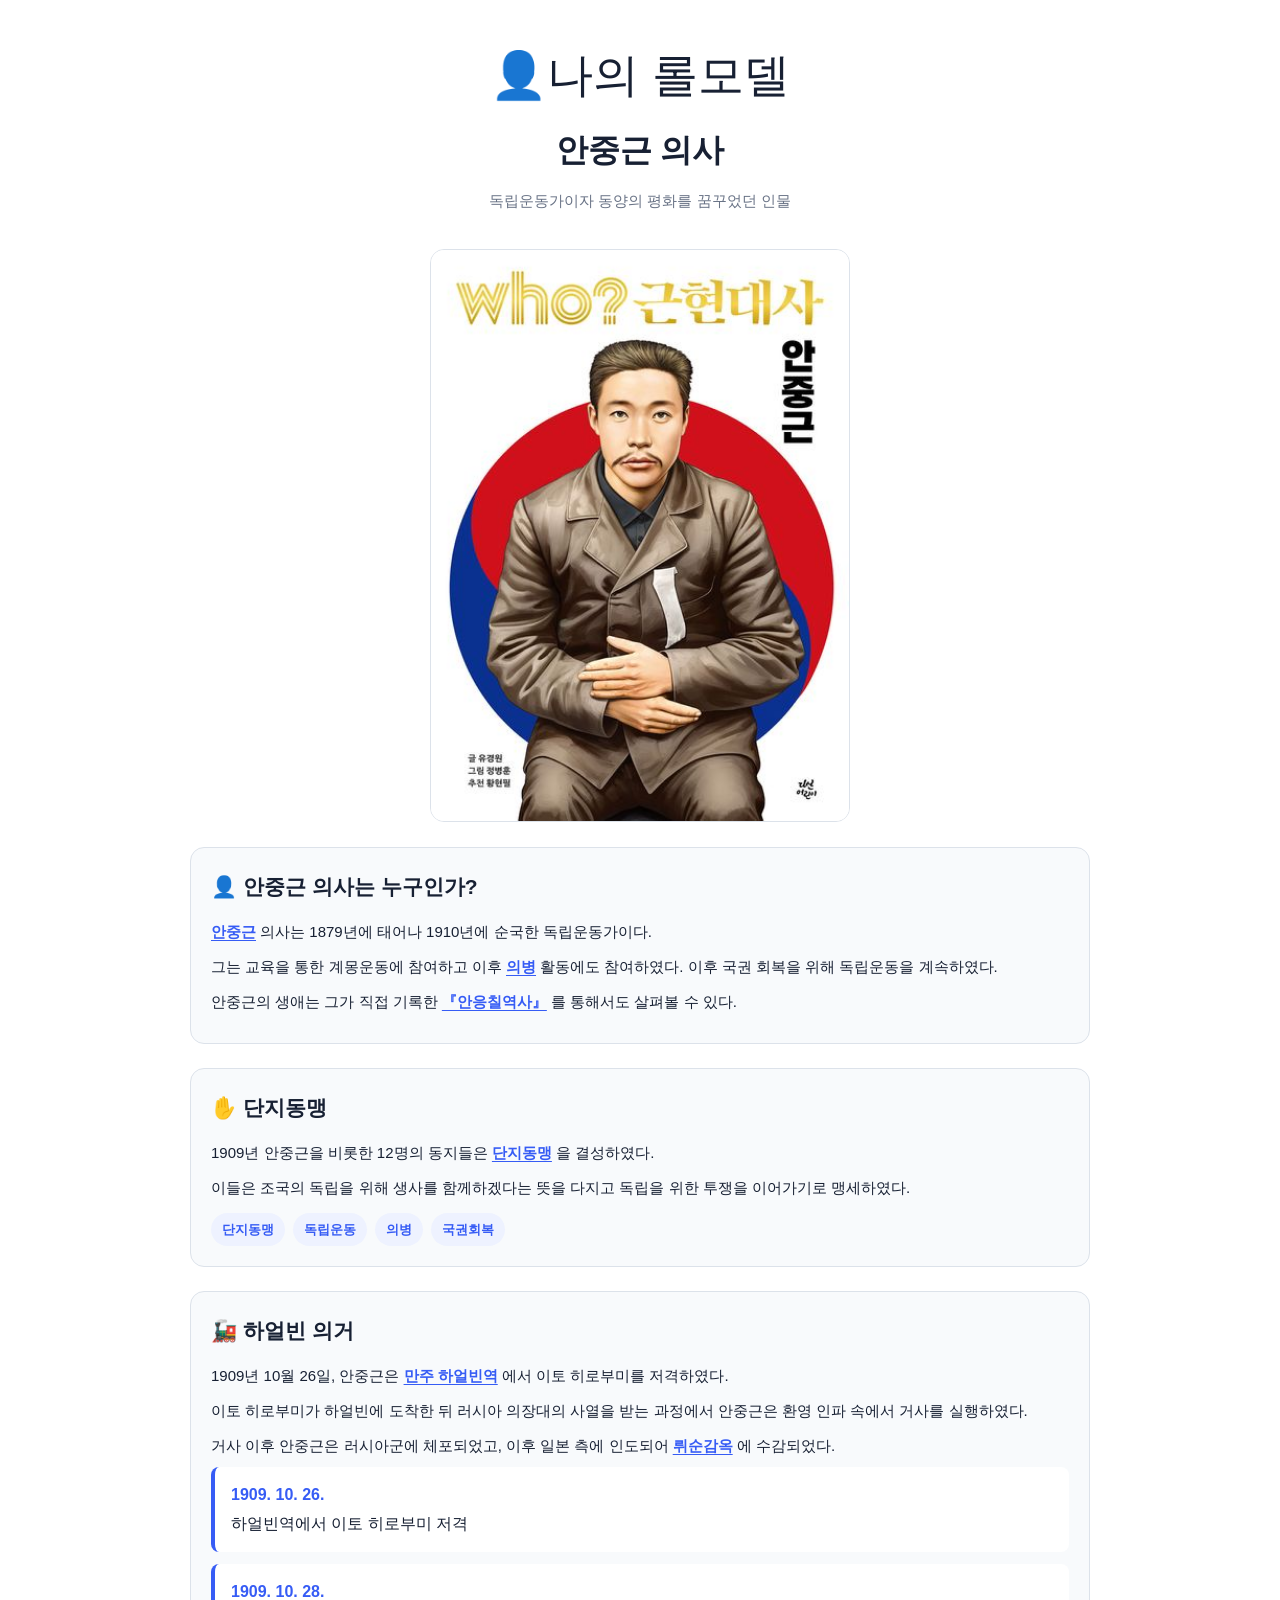
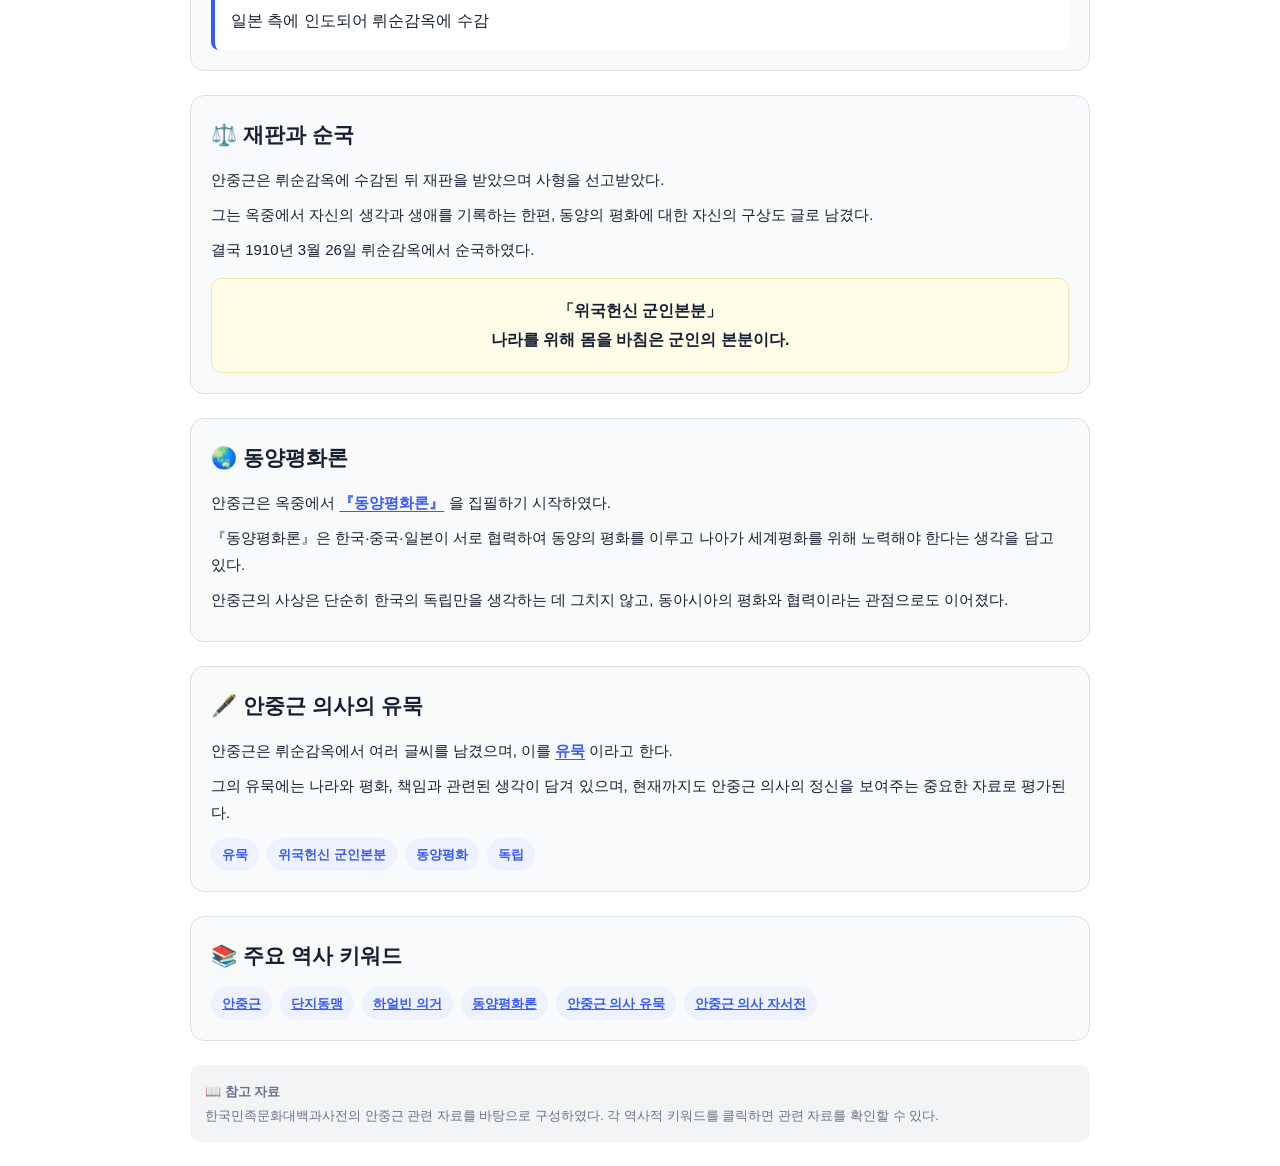
<file: 202633005_김석균(기술형2)/contents/role-model.html>
<!DOCTYPE html>
<html lang="ko">
<head>
    <meta charset="UTF-8">
    <meta name="viewport" content="width=device-width, initial-scale=1.0">
    <title>role-model-page</title>

    <style>
        * {
            box-sizing: border-box;
        }

        body {
            margin: 0;
            padding: 24px;
            font-family: "Noto Sans KR", Arial, sans-serif;
            color: #172033;
            background: #ffffff;
            line-height: 1.8;
        }

        .role-model-page {
            max-width: 900px;
            margin: 0 auto;
        }

        .hero {
            text-align: center;
            padding: 10px 10px 25px;
        }

        .hero h1 {
            margin: 0 0 8px;
            font-size: 32px;
            color: #172033;
        }

        .hero p {
            margin: 0;
            color: #697386;
            font-size: 15px;
        }

        .hero-icon {
            font-size: 46px;
            margin-bottom: 5px;
        }

        .history-image {
            width: 100%;
            max-width: 420px;
            display: block;
            margin: 10px auto 25px;
            border-radius: 14px;
            border: 1px solid #dce2ea;
        }

        .section {
            margin-bottom: 24px;
            padding: 20px;
            background: #f8fafc;
            border: 1px solid #dce2ea;
            border-radius: 14px;
        }

        .section h2 {
            margin: 0 0 12px;
            font-size: 21px;
            color: #172033;
        }

        .section h2 span {
            margin-right: 6px;
        }

        .section p {
            margin: 8px 0;
            font-size: 15px;
        }

        .keyword {
            color: #365cf5;
            font-weight: 700;
            text-decoration: underline;
            text-underline-offset: 3px;
        }

        .timeline {
            display: grid;
            gap: 12px;
        }

        .timeline-item {
            padding: 14px 16px;
            background: #ffffff;
            border-left: 4px solid #365cf5;
            border-radius: 8px;
        }

        .timeline-year {
            font-weight: 700;
            color: #365cf5;
        }

        .quote-box {
            margin-top: 15px;
            padding: 18px;
            background: #fffde7;
            border-radius: 10px;
            border: 1px solid #eee8b0;
            text-align: center;
            font-weight: 700;
        }

        .keyword-list {
            display: flex;
            flex-wrap: wrap;
            gap: 8px;
            margin-top: 12px;
        }

        .keyword-tag {
            display: inline-block;
            padding: 5px 11px;
            background: #eef2ff;
            color: #365cf5;
            border-radius: 20px;
            font-size: 13px;
            font-weight: 600;
        }

        .source-box {
            padding: 15px;
            background: #f3f4f6;
            border-radius: 10px;
            font-size: 13px;
            color: #697386;
        }

        .source-box a {
            color: #365cf5;
            text-decoration: none;
        }

        .source-box a:hover {
            text-decoration: underline;
        }

        @media (max-width: 700px) {
            body {
                padding: 15px;
            }

            .hero h1 {
                font-size: 26px;
            }

            .section {
                padding: 16px;
            }

            .section h2 {
                font-size: 19px;
            }
        }
    </style>
</head>

<body>

<div class="role-model-page">

    <header class="hero">
        <div class="hero-icon">👤나의 롤모델</div>
        <h1>안중근 의사</h1>
        <p>독립운동가이자 동양의 평화를 꿈꾸었던 인물</p>
    </header>

    <img
        src="../images/model.jpg"
        alt="안중근 의사 관련 자료"
        class="history-image"
    >

    <section class="section">
        <h2><span>👤</span>안중근 의사는 누구인가?</h2>

        <p>
            <a class="keyword"
               href="https://encykorea.aks.ac.kr/Article/E0035026"
               target="_blank"
               rel="noopener noreferrer">안중근</a>
            의사는 1879년에 태어나 1910년에 순국한 독립운동가이다.
        </p>

        <p>
            그는 교육을 통한 계몽운동에 참여하고 이후
            <a class="keyword"
               href="https://namu.wiki/w/%EC%9D%98%EB%B3%91"
               target="_blank"
               rel="noopener noreferrer">의병</a>
            활동에도 참여하였다.
            이후 국권 회복을 위해 독립운동을 계속하였다.
        </p>

        <p>
            안중근의 생애는 그가 직접 기록한
            <a class="keyword"
               href="https://encykorea.aks.ac.kr/Article/E0035030"
               target="_blank"
               rel="noopener noreferrer">『안응칠역사』</a>
            를 통해서도 살펴볼 수 있다.
        </p>
    </section>

    <section class="section">
        <h2><span>✋</span>단지동맹</h2>

        <p>
            1909년 안중근을 비롯한 12명의 동지들은
            <a class="keyword"
               href="https://encykorea.aks.ac.kr/Article/E0066338"
               target="_blank"
               rel="noopener noreferrer">단지동맹</a>
            을 결성하였다.
        </p>

        <p>
            이들은 조국의 독립을 위해 생사를 함께하겠다는 뜻을 다지고
            독립을 위한 투쟁을 이어가기로 맹세하였다.
        </p>

        <div class="keyword-list">
            <span class="keyword-tag">단지동맹</span>
            <span class="keyword-tag">독립운동</span>
            <span class="keyword-tag">의병</span>
            <span class="keyword-tag">국권회복</span>
        </div>
    </section>

    <section class="section">
        <h2><span>🚂</span>하얼빈 의거</h2>

        <p>
            1909년 10월 26일, 안중근은
            <a class="keyword"
               href="https://encykorea.aks.ac.kr/Article/E0046347"
               target="_blank"
               rel="noopener noreferrer">만주 하얼빈역</a>
            에서 이토 히로부미를 저격하였다.
        </p>

        <p>
            이토 히로부미가 하얼빈에 도착한 뒤 러시아 의장대의 사열을 받는 과정에서
            안중근은 환영 인파 속에서 거사를 실행하였다.
        </p>

        <p>
            거사 이후 안중근은 러시아군에 체포되었고,
            이후 일본 측에 인도되어
            <a class="keyword"
               href="https://namu.wiki/w/%EB%A4%BC%EC%88%9C%EA%B0%90%EC%98%A5"
               target="_blank"
               rel="noopener noreferrer">뤼순감옥</a>
            에 수감되었다.
        </p>

        <div class="timeline">
            <div class="timeline-item">
                <span class="timeline-year">1909. 10. 26.</span><br>
                하얼빈역에서 이토 히로부미 저격
            </div>

            <div class="timeline-item">
                <span class="timeline-year">1909. 10. 28.</span><br>
                일본 측에 인도되어 뤼순감옥에 수감
            </div>
        </div>
    </section>

    <section class="section">
        <h2><span>⚖️</span>재판과 순국</h2>

        <p>
            안중근은 뤼순감옥에 수감된 뒤 재판을 받았으며
            사형을 선고받았다.
        </p>

        <p>
            그는 옥중에서 자신의 생각과 생애를 기록하는 한편,
            동양의 평화에 대한 자신의 구상도 글로 남겼다.
        </p>

        <p>
            결국 1910년 3월 26일 뤼순감옥에서 순국하였다.
        </p>

        <div class="quote-box">
            「위국헌신 군인본분」<br>
            나라를 위해 몸을 바침은 군인의 본분이다.
        </div>
    </section>

    <section class="section">
        <h2><span>🌏</span>동양평화론</h2>

        <p>
            안중근은 옥중에서
            <a class="keyword"
               href="https://encykorea.aks.ac.kr/Article/E0016677"
               target="_blank"
               rel="noopener noreferrer">『동양평화론』</a>
            을 집필하기 시작하였다.
        </p>

        <p>
            『동양평화론』은 한국·중국·일본이 서로 협력하여
            동양의 평화를 이루고 나아가 세계평화를 위해 노력해야 한다는
            생각을 담고 있다.
        </p>

        <p>
            안중근의 사상은 단순히 한국의 독립만을 생각하는 데 그치지 않고,
            동아시아의 평화와 협력이라는 관점으로도 이어졌다.
        </p>
    </section>

    <section class="section">
        <h2><span>🖋️</span>안중근 의사의 유묵</h2>

        <p>
            안중근은 뤼순감옥에서 여러 글씨를 남겼으며,
            이를
            <a class="keyword"
               href="https://encykorea.aks.ac.kr/Article/E0035029"
               target="_blank"
               rel="noopener noreferrer">유묵</a>
            이라고 한다.
        </p>

        <p>
            그의 유묵에는 나라와 평화, 책임과 관련된 생각이 담겨 있으며,
            현재까지도 안중근 의사의 정신을 보여주는 중요한 자료로 평가된다.
        </p>

        <div class="keyword-list">
            <span class="keyword-tag">유묵</span>
            <span class="keyword-tag">위국헌신 군인본분</span>
            <span class="keyword-tag">동양평화</span>
            <span class="keyword-tag">독립</span>
        </div>
    </section>

    <section class="section">
        <h2><span>📚</span>주요 역사 키워드</h2>

        <div class="keyword-list">
            <a class="keyword-tag"
               href="https://encykorea.aks.ac.kr/Article/E0035026"
               target="_blank"
               rel="noopener noreferrer">안중근</a>

            <a class="keyword-tag"
               href="https://encykorea.aks.ac.kr/Article/E0066338"
               target="_blank"
               rel="noopener noreferrer">단지동맹</a>

            <a class="keyword-tag"
               href="https://encykorea.aks.ac.kr/Article/E0046347"
               target="_blank"
               rel="noopener noreferrer">하얼빈 의거</a>

            <a class="keyword-tag"
               href="https://encykorea.aks.ac.kr/Article/E0016677"
               target="_blank"
               rel="noopener noreferrer">동양평화론</a>

            <a class="keyword-tag"
               href="https://encykorea.aks.ac.kr/Article/E0035029"
               target="_blank"
               rel="noopener noreferrer">안중근 의사 유묵</a>

            <a class="keyword-tag"
               href="https://encykorea.aks.ac.kr/Article/E0035030"
               target="_blank"
               rel="noopener noreferrer">안중근 의사 자서전</a>
        </div>
    </section>

    <div class="source-box">
        <strong>📖 참고 자료</strong><br>
        한국민족문화대백과사전의 안중근 관련 자료를 바탕으로 구성하였다.
        각 역사적 키워드를 클릭하면 관련 자료를 확인할 수 있다.
    </div>

</div>

</body>
</html>
</file>
